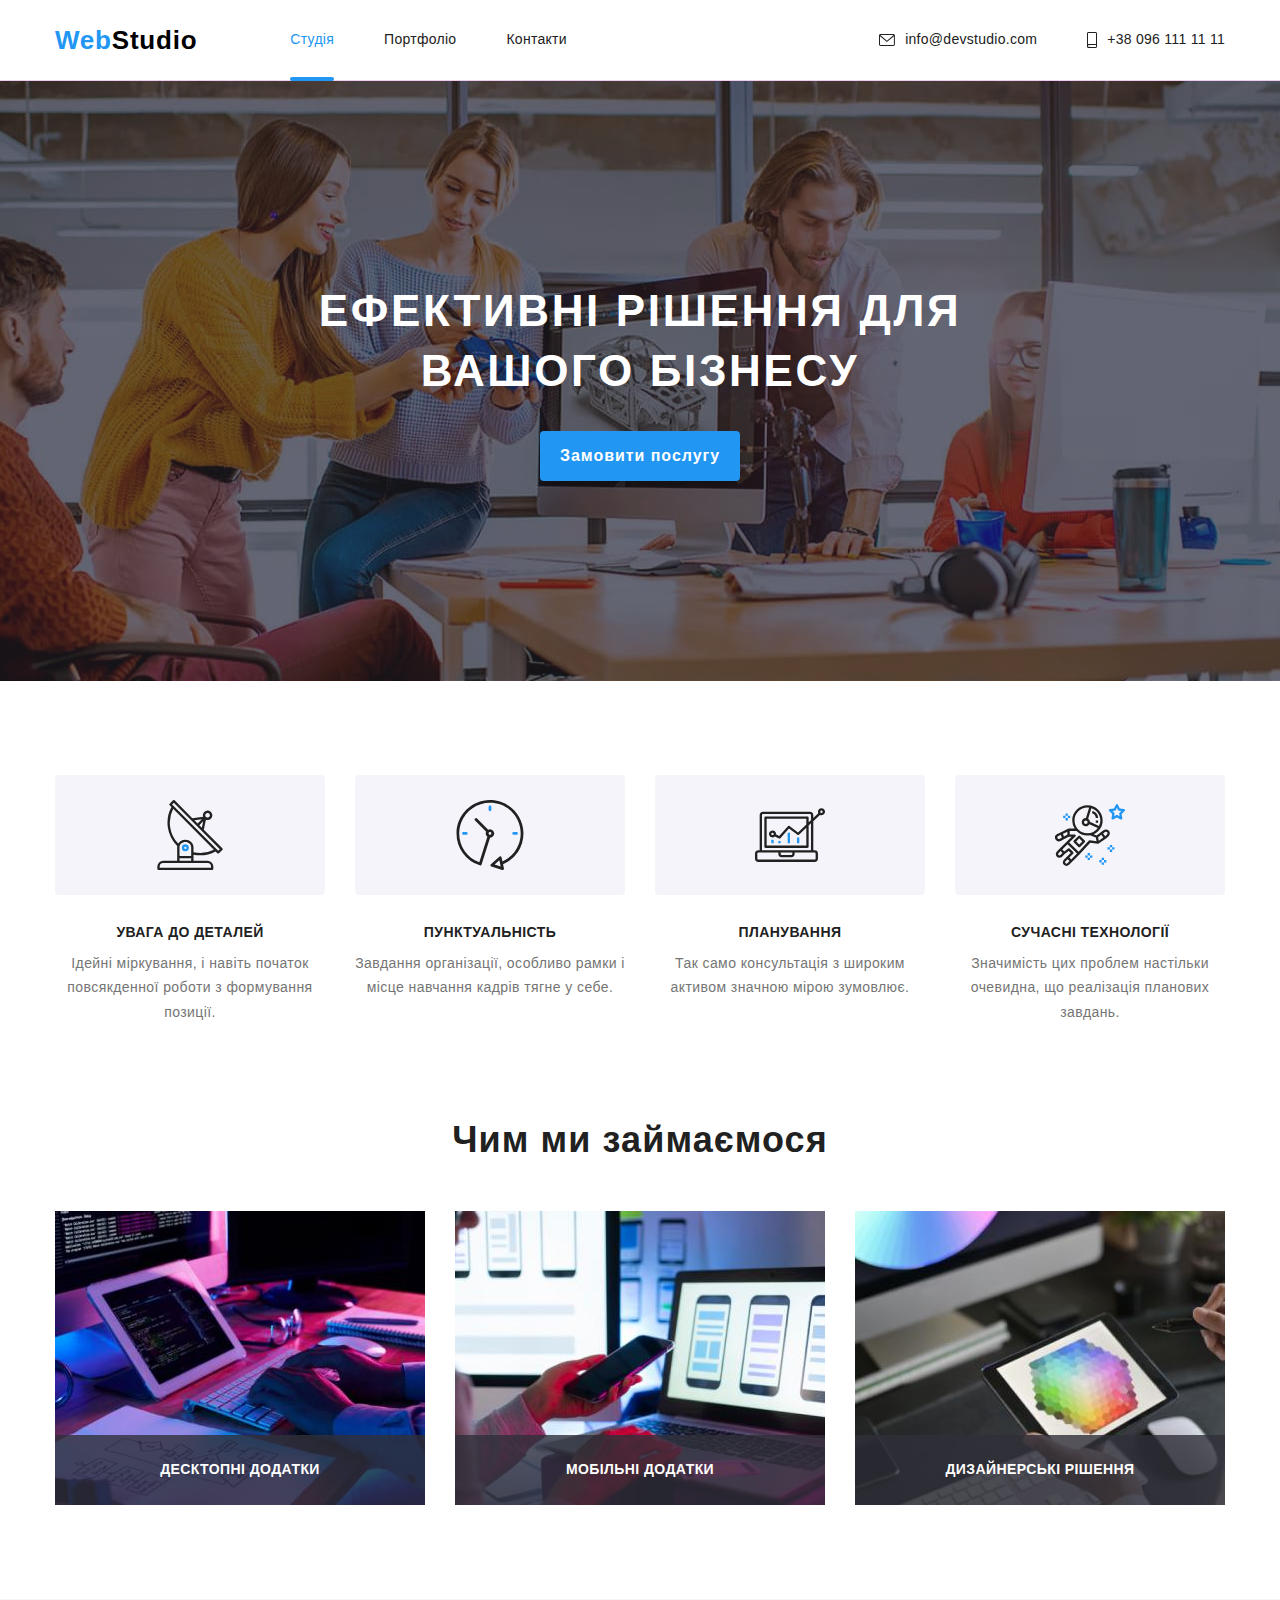
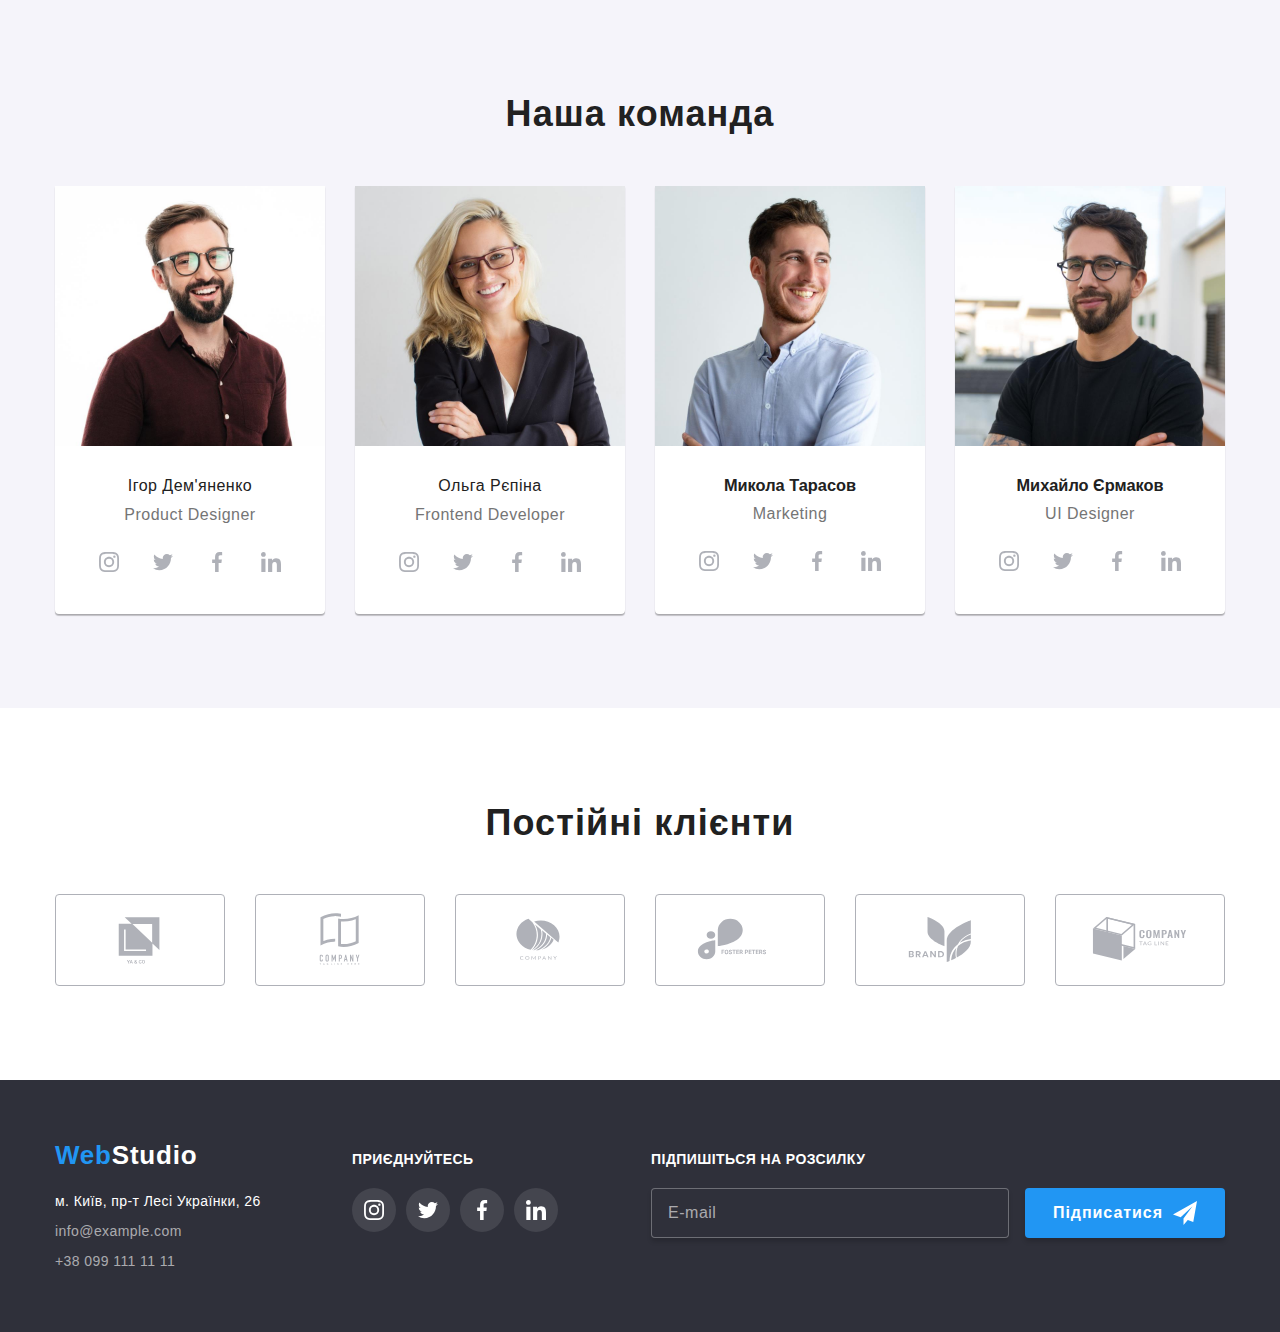
<file: index.html>
<!DOCTYPE html>
<html lang="uk">
	<head>
		<meta charset="UTF-8" />
		<meta http-equiv="X-UA-Compatible" content="IE=edge" />
		<meta name="viewport" content="width=device-width, initial-scale=1.0" />
		<link
			rel="stylesheet"
			href="https://cdnjs.cloudflare.com/ajax/libs/modern-normalize/1.1.0/modern-normalize.min.css"
		/>
		
		<link rel="stylesheet" href="./css/main.min.css" />
		<title>Студія</title>
	</head>
	<body>
		<header class="header">
			<div class="container header__container">
				<nav class="nav" lang="en">
					<a href="./index.html" class="logo logo--black">
						<span class="logo__web--accent">Web</span>Studio
					</a>
					<ul class="nav__list">
						<li class="nav__item">
							<a href="./index.html" class="nav__link nav__link--active">Студія</a>
						</li>
						<li class="nav__item">
							<a href="./portfolio.html" class="nav__link">Портфоліо</a>
						</li>
						<li class="nav__item"><a href="#" class="nav__link">Контакти</a></li>
					</ul>
				</nav>
				<ul class="contacts__list">
					<li class="contacts__item">
						<a href="mailto:info@devstudio.com" class="contacts__link">
							<svg class="contacts__icon" width="16" height="12">
								<use href="./images/icons.svg#envelope"></use>
							</svg>
							info@devstudio.com
						</a>
					</li>
					<li class="contacts__item">
						<a href="tel:+380961111111" class="contacts__link">
							<svg class="contacts__icon" width="10px" height="16">
								<use href="./images/icons.svg#smartphone"></use>
							</svg>
							+38 096 111 11 11
						</a>
					</li>
				</ul>
			</div>
		</header>

		<main>
			<section class="hero">
				<div class="container">
					<h1 class="hero__title">
						Ефективні рішення для
						<br />
						вашого бізнесу
					</h1>
					<button type="button" class="hero__button" data-modal-open>Замовити послугу</button>
				</div>
			</section>

			<section class="section">
				<div class="container">
					<h2 class="section__title section__title--visually-hidden">Наші основні переваги</h2>
					<ul class="peculiarity_list">
						<li class="peculiarity_item">
							<div class="peculiarity_img">
								<svg class="peculiarity_icon">
									<use href="./images/icons.svg#antenna"></use>
								</svg>
							</div>
							<h3 class="peculiarity_title">увага до деталей</h3>
							<p class="peculiarity_text">
								Ідейні міркування, і навіть початок повсякденної роботи з формування позиції.
							</p>
						</li>
						<li class="peculiarity_item">
							<div class="peculiarity_img">
								<svg class="peculiarity_icon">
									<use href="./images/icons.svg#clock"></use>
								</svg>
							</div>
							<h3 class="peculiarity_title">пунктуальність</h3>
							<p class="peculiarity_text">Завдання організації, особливо рамки і місце навчання кадрів тягне у себе.</p>
						</li>
						<li class="peculiarity_item">
							<div class="peculiarity_img">
								<svg class="peculiarity_icon">
									<use href="./images/icons.svg#diagram"></use>
								</svg>
							</div>
							<h3 class="peculiarity_title">планування</h3>
							<p class="peculiarity_text">Так само консультація з широким активом значною мірою зумовлює.</p>
						</li>
						<li class="peculiarity_item">
							<div class="peculiarity_img">
								<svg class="peculiarity_icon">
									<use href="./images/icons.svg#astronaut"></use>
								</svg>
							</div>
							<h3 class="peculiarity_title">сучасні технології</h3>
							<p class="peculiarity_text">Значимість цих проблем настільки очевидна, що реалізація планових завдань.</p>
						</li>
					</ul>
				</div>
			</section>

			<section class="section section--no-padding-top">
				<div class="container">
					<h2 class="section__title">Чим ми займаємося</h2>
					<ul class="what-we-do">
						<li class="what-we-do__item">
							<img src="./images/box1.jpg" alt="набір коду на клавіатурі" width="370" />
							<h3 class="what-we-do__text">Десктопні додатки</h3>
						</li>
						<li class="what-we-do__item">
							<img src="./images/box2.jpg" alt="смартфон в руках чоловіка" width="370" />
							<h3 class="what-we-do__text">Мобільні додатки</h3>
						</li>
						<li class="what-we-do__item">
							<img src="./images/box3.jpg" alt="планшет в жіночих руках" width="370" />
							<h3 class="what-we-do__text">Дизайнерські рішення</h3>
						</li>
					</ul>
				</div>
			</section>

			<section class="section section--background">
				<div class="container">
					<h2 class="section__title">Наша команда</h2>
					<ul class="our-team">
						<li class="our-team__item">
							<img src="./images/img-3.jpg" alt="чоловік в коричневій сорочці" width="270" />
							<div class="our-team__box">
								<h3 class="our-team__title">Ігор Дем'яненко</h3>
								<p lang="en" class="our-team__text">Product Designer</p>
								<ul class="socials">
									<li class="socials__item">
										<a href="#" class="socials__link">
											<svg class="socials__icon">
												<use href="./images/icons.svg#instagram"></use>
											</svg>
										</a>
									</li>
									<li class="socials__item">
										<a href="#" class="socials__link">
											<svg class="socials__icon">
												<use href="./images/icons.svg#twitter"></use>
											</svg>
										</a>
									</li>
									<li class="socials__item">
										<a href="#" class="socials__link">
											<svg class="socials__icon">
												<use href="./images/icons.svg#facebook"></use>
											</svg>
										</a>
									</li>
									<li class="socials__item">
										<a href="#" class="socials__link">
											<svg class="socials__icon">
												<use href="./images/icons.svg#linkedin"></use>
											</svg>
										</a>
									</li>
								</ul>
							</div>
						</li>
						<li class="our-team__item">
							<img src="./images/img-2.jpg" alt="жінка в костюмі" width="270" />
							<div class="our-team__box">
								<h3 class="our-team__title">Ольга Рєпіна</h3>
								<p lang="en" class="our-team__text">Frontend Developer</p>
								<ul class="socials">
									<li class="socials__item">
										<a href="#" class="socials__link">
											<svg class="socials__icon">
												<use href="./images/icons.svg#instagram"></use>
											</svg>
										</a>
									</li>
									<li class="socials__item">
										<a href="#" class="socials__link">
											<svg class="socials__icon">
												<use href="./images/icons.svg#twitter"></use>
											</svg>
										</a>
									</li>
									<li class="socials__item">
										<a href="#" class="socials__link">
											<svg class="socials__icon">
												<use href="./images/icons.svg#facebook"></use>
											</svg>
										</a>
									</li>
									<li class="socials__item">
										<a href="#" class="socials__link">
											<svg class="socials__icon">
												<use href="./images/icons.svg#linkedin"></use>
											</svg>
										</a>
									</li>
								</ul>
							</div>
						</li>
						<li class="our-team__item">
							<img src="./images/img-1.jpg" alt="чоловік в білій рубашці" width="270" />
							<div class="our-team__box">
								<h3 class="our-team__member">Микола Тарасов</h3>
								<p lang="en" class="our-team__text">Marketing</p>
								<ul class="socials">
									<li class="socials__item">
										<a href="#" class="socials__link">
											<svg class="socials__icon">
												<use href="./images/icons.svg#instagram"></use>
											</svg>
										</a>
									</li>
									<li class="socials__item">
										<a href="#" class="socials__link">
											<svg class="socials__icon">
												<use href="./images/icons.svg#twitter"></use>
											</svg>
										</a>
									</li>
									<li class="socials__item">
										<a href="#" class="socials__link">
											<svg class="socials__icon">
												<use href="./images/icons.svg#facebook"></use>
											</svg>
										</a>
									</li>
									<li class="socials__item">
										<a href="#" class="socials__link">
											<svg class="socials__icon">
												<use href="./images/icons.svg#linkedin"></use>
											</svg>
										</a>
									</li>
								</ul>
							</div>
						</li>
						<li class="our-team__item">
							<img src="./images/img.jpg" alt="чоловік в чорній футболці" width="270" />
							<div class="our-team__box">
								<h3 class="our-team__member">Михайло Єрмаков</h3>
								<p lang="en" class="our-team__text">UI Designer</p>
								<ul class="socials">
									<li class="socials__item">
										<a href="#" class="socials__link">
											<svg class="socials__icon">
												<use href="./images/icons.svg#instagram"></use>
											</svg>
										</a>
									</li>
									<li class="socials__item">
										<a href="#" class="socials__link">
											<svg class="socials__icon">
												<use href="./images/icons.svg#twitter"></use>
											</svg>
										</a>
									</li>
									<li class="socials__item">
										<a href="#" class="socials__link">
											<svg class="socials__icon">
												<use href="./images/icons.svg#facebook"></use>
											</svg>
										</a>
									</li>
									<li class="socials__item">
										<a href="#" class="socials__link">
											<svg class="socials__icon">
												<use href="./images/icons.svg#linkedin"></use>
											</svg>
										</a>
									</li>
								</ul>
							</div>
						</li>
					</ul>
				</div>
			</section>
			<section class="section">
				<div class="container">
					<h2 class="section__title">Постійні клієнти</h2>
					<ul class="regular-customers">
						<li class="regular-customers__item">
							<a href="#" class="regular-customers__link">
								<svg class="regular-customers__icon">
									<use href="./images/icons.svg#client-one"></use>
								</svg>
							</a>
						</li>
						<li class="regular-customers__item">
							<a href="#" class="regular-customers__link">
								<svg class="regular-customers__icon">
									<use href="./images/icons.svg#client-two"></use>
								</svg>
							</a>
						</li>
						<li class="regular-customers__item">
							<a href="#" class="regular-customers__link">
								<svg class="regular-customers__icon">
									<use href="./images/icons.svg#client-three"></use>
								</svg>
							</a>
						</li>
						<li class="regular-customers__item">
							<a href="#" class="regular-customers__link">
								<svg class="regular-customers__icon">
									<use href="./images/icons.svg#client-four"></use>
								</svg>
							</a>
						</li>
						<li class="regular-customers__item">
							<a href="#" class="regular-customers__link">
								<svg class="regular-customers__icon">
									<use href="./images/icons.svg#client-five"></use>
								</svg>
							</a>
						</li>
						<li class="regular-customers__item">
							<a href="#" class="regular-customers__link">
								<svg class="regular-customers__icon">
									<use href="./images/icons.svg#client-six"></use>
								</svg>
							</a>
						</li>
					</ul>
				</div>
			</section>
			<div class="backdrop is-hidden" data-modal>
				<div class="modal">
					<button class="modal__close" type="button" data-modal-close>
						<svg width="30" height="30">
							<use href="./images/icons.svg#close"></use>
						</svg>
					</button>
					<h2 class="modal__title">Залиште свої дані, ми вам передзвонимо</h2>
					<form class="form">
						<label for="name" class="form__label">Ім'я</label>
						<div class="form__field">
							<input type="text" class="form__input" name="name" id="name" />
							<svg width="12" height="12" class="form__icon">
								<use href="./images/icons.svg#man"></use>
							</svg>
						</div>
						<div class="form__field">
							<label for="tel" class="form__label">Телефон</label>
							<input type="tel" class="form__input" name="tel" id="tel" />
							<svg width="13" height="13" class="form__icon">
								<use href="./images/icons.svg#tel"></use>
							</svg>
						</div>
						<div class="form__field">
							<label for="email" class="form__label">Пошта</label>
							<input type="email" class="form__input" name="email" id="email" />
							<svg width="15" height="12" class="form__icon">
								<use href="./images/icons.svg#email"></use>
							</svg>
						</div>
						<label for="comment" class="form__label">Коментар</label>
						<textarea
							name="comment"
							class="form__textarea"
							id="comment"
							rows="6"
							placeholder="Введіть текст"
						></textarea>

						<label class="form__accept">
							<input type="checkbox" name="policy" class="form__policy" />
							<svg width="16" height="15" class="form__checkbox-icon">
								<use href="./images/icons.svg#custombox"></use>
							</svg>
							Погоджуюся з розсилкою та приймаю
							<a href="#" class="form__link" target="_blank" rel="noopener noreferrer">Умови договору</a>
						</label>
						<button type="submit" class="form__data">Відправити</button>
					</form>
				</div>
			</div>
		</main>

		<footer class="footer">
			<div class="container footer__container">
				<div class="footer__box">
					<a href="./index.html" class="logo logo--white">
						<span class="logo__web--accent">Web</span>Studio
					</a>
					<address class="address">
						<ul class="address__list">
							<li class="address__item">
								<a
									href="https://goo.gl/maps/CPtrU1FHBa2aNyZL9"
									target="_blank"
									rel="noopener noreferrer"
									class="address__link address__link--white"
								>
									м. Київ, пр-т Лесі Українки, 26
								</a>
							</li>
							<li class="address__item">
								<a href="mailto:info@example.com" class="address__link">info@example.com</a>
							</li>
							<li class="address__item">
								<a href="tel:+380991111111" class="address__link">+38 099 111 11 11</a>
							</li>
						</ul>
					</address>
				</div>
				<div class="social">
					<h3 class="social__text">приєднуйтесь</h3>
					<ul class="social__list">
						<li class="social__item">
							<a href="#" class="social__link">
								<svg class="social__icon">
									<use href="./images/icons.svg#instagram"></use>
								</svg>
							</a>
						</li>
						<li class="social__item">
							<a href="#" class="social__link">
								<svg class="social__icon">
									<use href="./images/icons.svg#twitter"></use>
								</svg>
							</a>
						</li>
						<li class="social__item">
							<a href="#" class="social__link">
								<svg class="social__icon">
									<use href="./images/icons.svg#facebook"></use>
								</svg>
							</a>
						</li>
						<li class="social__item">
							<a href="#" class="social__link">
								<svg class="social__icon">
									<use href="./images/icons.svg#linkedin"></use>
								</svg>
							</a>
						</li>
					</ul>
				</div>
				<form>
					<label for="subscribe" class="footer__title">Підпишіться на розсилку</label>
					<input type="email" name="subscribe" id="subscribe" class="footer__input" placeholder="E-mail" />
					<button type="submit" class="footer__request">
						Підписатися
						<svg width="24" height="24" class="footer__icon">
							<use href="./images/icons.svg#send"></use>
						</svg>
					</button>
				</form>
			</div>
		</footer>
		<script src="./js/modal.js"></script>
		<script>
			(() => {
				document.querySelector(".js-speaker-form").addEventListener("submit", e => {
					e.preventDefault();

					new FormData(e.currentTarget).forEach((value, name) => console.log(`${name}: ${value}`));

					e.currentTarget.reset();
				});
			})();
		</script>
	</body>
</html>
</file>
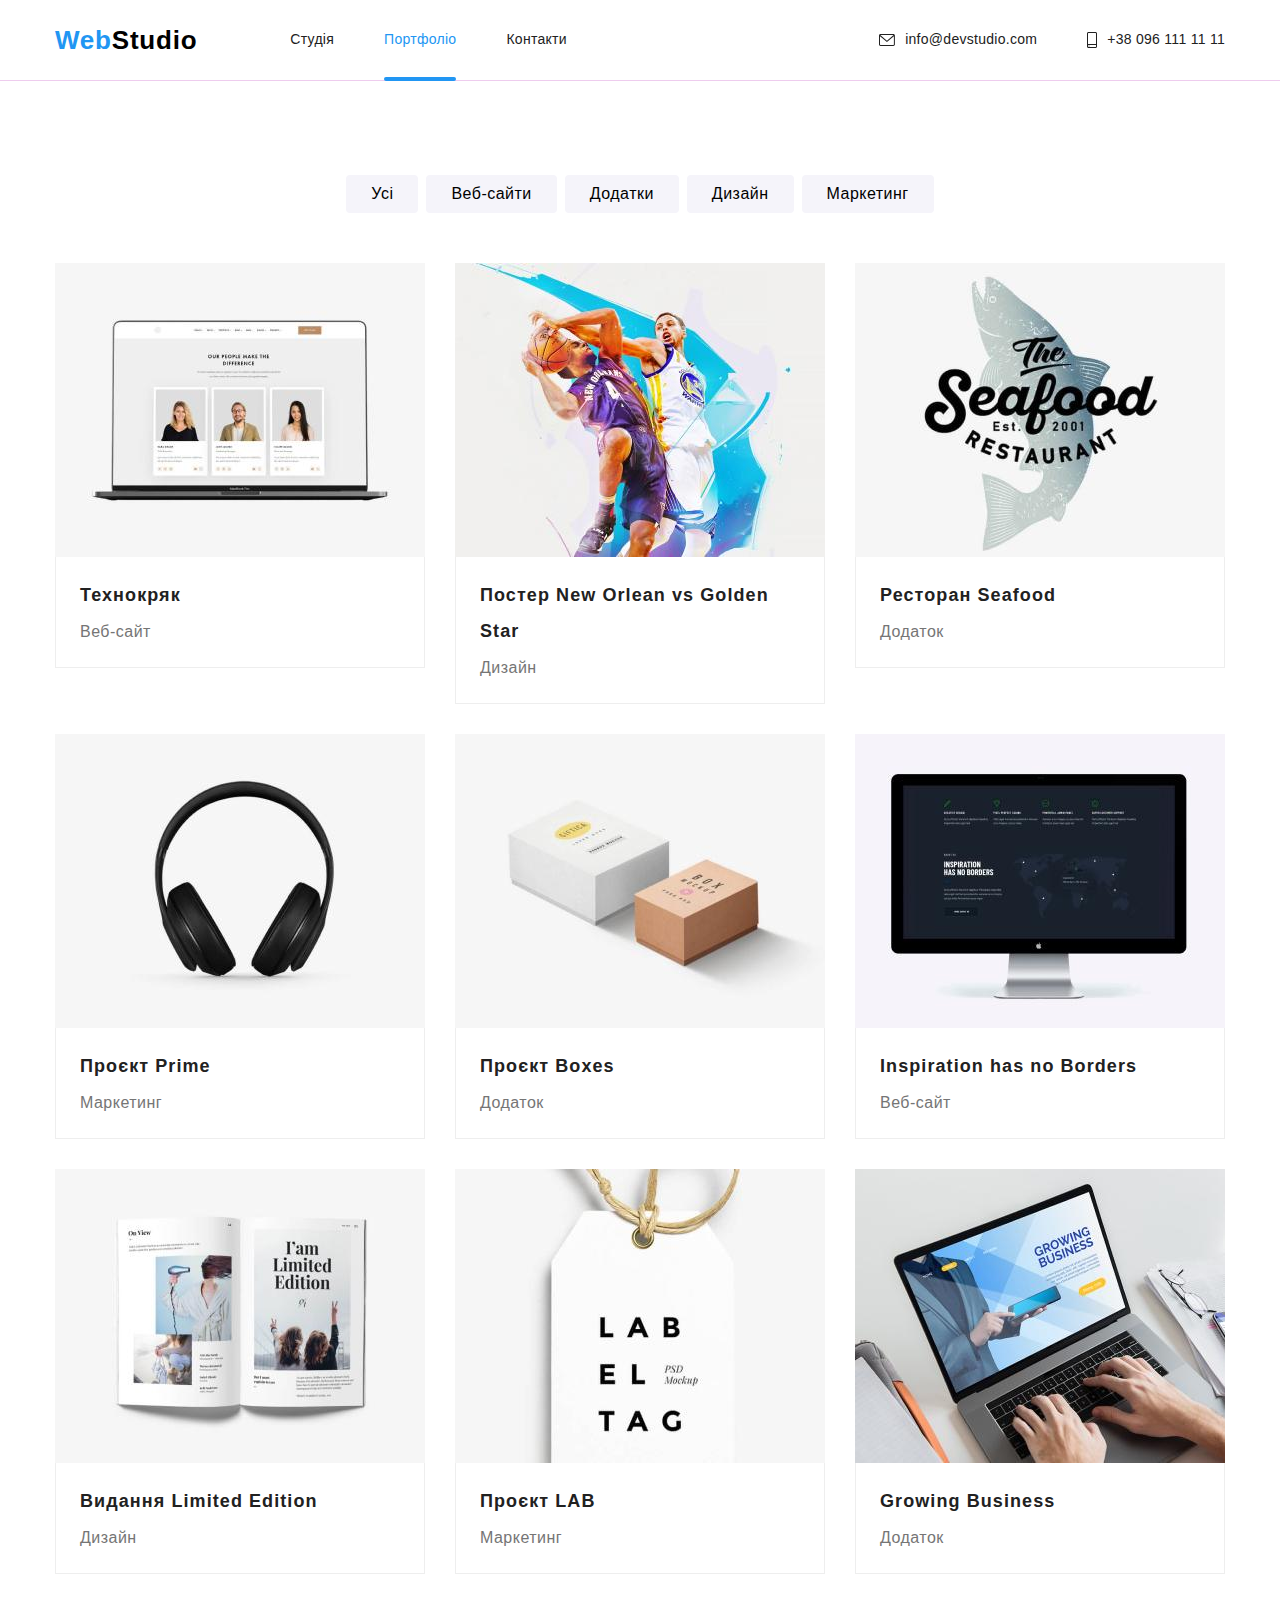
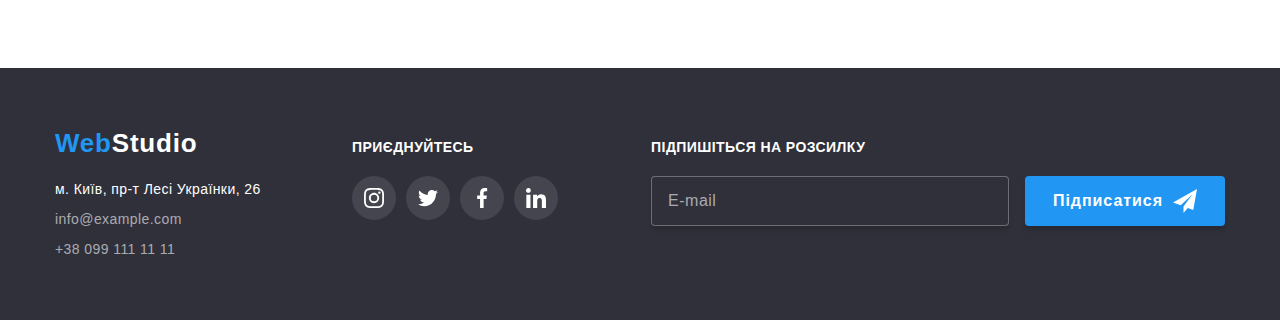
<file: portfolio.html>
<!DOCTYPE html>
<html lang="uk">
	<head>
		<meta charset="UTF-8" />
		<meta http-equiv="X-UA-Compatible" content="IE=edge" />
		<meta name="viewport" content="width=device-width, initial-scale=1.0" />
		<link
			rel="stylesheet"
			href="https://cdnjs.cloudflare.com/ajax/libs/modern-normalize/1.1.0/modern-normalize.min.css"
		/>
		<link rel="stylesheet" href="./css/main.min.css" />
		<title>Портфоліо</title>
	</head>
	<body>
		<header class="header">
			<div class="container header__container">
				<nav class="nav" lang="en">
					<a href="./index.html" class="logo logo--black">
						<span class="logo__web--accent">Web</span>Studio
					</a>
					<ul class="nav__list">
						<li class="nav__item">
							<a href="./index.html" class="nav__link">Студія</a>
						</li>
						<li class="nav__item">
							<a href="./portfolio.html" class="nav__link nav__link--active">Портфоліо</a>
						</li>
						<li class="nav__item"><a href="#" class="nav__link">Контакти</a></li>
					</ul>
				</nav>
				<ul class="contacts__list">
					<li class="contacts__item">
						<a href="mailto:info@devstudio.com" class="contacts__link">
							<svg class="contacts__icon" width="16" height="12">
								<use href="./images/icons.svg#envelope"></use>
							</svg>
							info@devstudio.com
						</a>
					</li>
					<li class="contacts__item">
						<a href="tel:+380961111111" class="contacts__link">
							<svg class="contacts__icon" width="10px" height="16">
								<use href="./images/icons.svg#smartphone"></use>
							</svg>
							+38 096 111 11 11
						</a>
					</li>
				</ul>
			</div>
		</header>

		<main>
			<section class="portfolio">
				<div class="container">
					<h1 class="portfolio__title portfolio__title--visually-hidden">portfolio</h1>
					<ul class="portfolio__list">
						<li class="portfolio__item">
							<button type="button" class="portfolio__button">Усі</button>
						</li>
						<li class="portfolio__item">
							<button type="button" class="portfolio__button">Веб-сайти</button>
						</li>
						<li class="portfolio__item">
							<button type="button" class="portfolio__button">Додатки</button>
						</li>
						<li class="portfolio__item">
							<button type="button" class="portfolio__button">Дизайн</button>
						</li>
						<li class="portfolio__item">
							<button type="button" class="portfolio__button">Маркетинг</button>
						</li>
					</ul>
					<ul class="portfolio__examples">
						<li class="portfolio__sample">
							<a href="#" class="portfolio__link">
								<div class="overlay">
									<img src="./images/img11.jpg" alt="лептоп з прикладом веб-сайта" width="370" />
									<p class="overlay__text">
										Ресурс пропонує комплексні пропозиції з різним рівнем функціоналу та сервісів. Все це дозволить
										відвідувачу отримати вичерпні відомості про компанію чи приватну особу.
									</p>
								</div>

								<div class="description">
									<h2 class="description__title">Технокряк</h2>
									<p class="description__text">Веб-сайт</p>
								</div>
							</a>
						</li>
						<li class="portfolio__sample">
							<a href="#" class="portfolio__link">
								<div class="overlay">
									<img src="./images/img12.jpg" alt="два баскетболіста" width="370" />
									<p class="overlay__text">
										Ресурс пропонує комплексні пропозиції з різним рівнем функціоналу та сервісів. Все це дозволить
										відвідувачу отримати вичерпні відомості про компанію чи приватну особу.
									</p>
								</div>
								<div class="description">
									<h2 class="description__title">Постер New Orlean vs Golden Star</h2>
									<p class="description__text">Дизайн</p>
								</div>
							</a>
						</li>
						<li class="portfolio__sample">
							<a href="#" class="portfolio__link">
								<div class="overlay">
									<img src="./images/img13.jpg" alt="риба як фон до назви ресторану" width="370" />
									<p class="overlay__text">
										Ресурс пропонує комплексні пропозиції з різним рівнем функціоналу та сервісів. Все це дозволить
										відвідувачу отримати вичерпні відомості про компанію чи приватну особу.
									</p>
								</div>
								<div class="description">
									<h2 class="description__title">Ресторан Seafood</h2>
									<p class="description__text">Додаток</p>
								</div>
							</a>
						</li>
						<li class="portfolio__sample">
							<a href="#" class="portfolio__link">
								<div class="overlay">
									<img src="./images/img14.jpg" alt="чорні навушники" width="370" />
									<p class="overlay__text">
										Ресурс пропонує комплексні пропозиції з різним рівнем функціоналу та сервісів. Все це дозволить
										відвідувачу отримати вичерпні відомості про компанію чи приватну особу.
									</p>
								</div>
								<div class="description">
									<h2 class="description__title">Проєкт Prime</h2>
									<p class="description__text">Маркетинг</p>
								</div>
							</a>
						</li>
						<li class="portfolio__sample">
							<a href="#" class="portfolio__link">
								<div class="overlay">
									<img src="./images/img15.jpg" alt="дві коробки" width="370" />
									<p class="overlay__text">
										Ресурс пропонує комплексні пропозиції з різним рівнем функціоналу та сервісів. Все це дозволить
										відвідувачу отримати вичерпні відомості про компанію чи приватну особу.
									</p>
								</div>
								<div class="description">
									<h2 class="description__title">Проєкт Boxes</h2>
									<p class="description__text">Додаток</p>
								</div>
							</a>
						</li>
						<li class="portfolio__sample">
							<a href="#" class="portfolio__link">
								<div class="overlay">
									<img src="./images/img16.jpg" alt="мапа світу" width="370" />
									<p class="overlay__text">
										Ресурс пропонує комплексні пропозиції з різним рівнем функціоналу та сервісів. Все це дозволить
										відвідувачу отримати вичерпні відомості про компанію чи приватну особу.
									</p>
								</div>
								<div class="description">
									<h2 class="description__title" lang="en">Inspiration has no Borders</h2>
									<p class="description__text">Веб-сайт</p>
								</div>
							</a>
						</li>
						<li class="portfolio__sample">
							<a href="#" class="portfolio__link">
								<div class="overlay">
									<img src="./images/img17.jpg" alt="відкрита книга" width="370" />
									<p class="overlay__text">
										Ресурс пропонує комплексні пропозиції з різним рівнем функціоналу та сервісів. Все це дозволить
										відвідувачу отримати вичерпні відомості про компанію чи приватну особу.
									</p>
								</div>
								<div class="description">
									<h2 class="description__title">Видання Limited Edition</h2>
									<p class="description__text">Дизайн</p>
								</div>
							</a>
						</li>
						<li class="portfolio__sample">
							<a href="#" class="portfolio__link">
								<div class="overlay">
									<img src="./images/img18.jpg" alt="бірка висить на нитці" width="370" />
									<p class="overlay__text">
										Ресурс пропонує комплексні пропозиції з різним рівнем функціоналу та сервісів. Все це дозволить
										відвідувачу отримати вичерпні відомості про компанію чи приватну особу.
									</p>
								</div>
								<div class="description">
									<h2 class="description__title">Проєкт LAB</h2>
									<p class="description__text">Маркетинг</p>
								</div>
							</a>
						</li>
						<li class="portfolio__sample">
							<a href="#" class="portfolio__link">
								<div class="overlay">
									<img src="./images/img19.jpg" alt="рука на клавіатурі ноутбука" width="370" />
									<p class="overlay__text">
										Ресурс пропонує комплексні пропозиції з різним рівнем функціоналу та сервісів. Все це дозволить
										відвідувачу отримати вичерпні відомості про компанію чи приватну особу.
									</p>
								</div>
								<div class="description">
									<h2 class="description__title" lang="en">Growing Business</h2>
									<p class="description__text">Додаток</p>
								</div>
							</a>
						</li>
					</ul>
				</div>
			</section>
		</main>

		<footer class="footer">
			<div class="container footer__container">
				<div class="footer__box">
					<a href="./index.html" class="logo logo--white">
						<span class="logo__web--accent">Web</span>Studio
					</a>
					<address class="address">
						<ul class="address__list">
							<li class="address__item">
								<a
									href="https://goo.gl/maps/CPtrU1FHBa2aNyZL9"
									target="_blank"
									rel="noopener noreferrer"
									class="address__link address__link--white"
								>
									м. Київ, пр-т Лесі Українки, 26
								</a>
							</li>
							<li class="address__item">
								<a href="mailto:info@example.com" class="address__link">info@example.com</a>
							</li>
							<li class="address__item">
								<a href="tel:+380991111111" class="address__link">+38 099 111 11 11</a>
							</li>
						</ul>
					</address>
				</div>
				<div class="social">
					<h3 class="social__text">приєднуйтесь</h3>
					<ul class="social__list">
						<li class="social__item">
							<a href="#" class="social__link">
								<svg class="social__icon">
									<use href="./images/icons.svg#instagram"></use>
								</svg>
							</a>
						</li>
						<li class="social__item">
							<a href="#" class="social__link">
								<svg class="social__icon">
									<use href="./images/icons.svg#twitter"></use>
								</svg>
							</a>
						</li>
						<li class="social__item">
							<a href="#" class="social__link">
								<svg class="social__icon">
									<use href="./images/icons.svg#facebook"></use>
								</svg>
							</a>
						</li>
						<li class="social__item">
							<a href="#" class="social__link">
								<svg class="social__icon">
									<use href="./images/icons.svg#linkedin"></use>
								</svg>
							</a>
						</li>
					</ul>
				</div>
				<form>
					<label for="subscribe" class="footer__title">Підпишіться на розсилку</label>
					<input type="email" name="subscribe" id="subscribe" class="footer__input" placeholder="E-mail" />
					<button type="submit" class="footer__request">
						Підписатися
						<svg width="24" height="24" class="footer__icon">
							<use href="./images/icons.svg#send"></use>
						</svg>
					</button>
				</form>
			</div>
		</footer>
	</body>
</html>
</file>
<file: css/main.min.css>
h1,h2,h3,p{margin-top:0;margin-bottom:0;padding-bottom:0}body{color:#212121;font-family:"Roboto",sans-serif;background-color:#fff;font-size:14px}.section{padding:94px 0;text-align:center}.section__title{margin-bottom:50px;font-size:36px;font-weight:700;line-height:1.17;letter-spacing:.03em}img{display:block;max-width:100%;height:auto}.container{width:1200px;margin:0 auto;padding:0 15px}.social__list,.address__list,.portfolio__list,.regular-customers,.our-team,.what-we-do,.peculiarity_list,.nav__list,.contacts__list{display:-webkit-box;display:-ms-flexbox;display:flex;margin:0;padding:0;list-style:none}.header{border-bottom:1px solid #ece}.header__container{display:-webkit-box;display:-ms-flexbox;display:flex;-webkit-box-align:center;-ms-flex-align:center;align-items:center}.contacts__list{margin-left:auto}.contacts__link{display:-webkit-box;display:-ms-flexbox;display:flex;-webkit-box-align:center;-ms-flex-align:center;align-items:center;text-decoration:none;color:#212121;font-size:14px;font-weight:500;line-height:1.14;letter-spacing:.02em;-webkit-transition:color 250ms cubic-bezier(0.4, 0, 0.2, 1);transition:color 250ms cubic-bezier(0.4, 0, 0.2, 1)}.contacts__link:hover,.contacts__link:focus{color:#2196f3}.contacts__item+.contacts__item{margin-left:50px}.contacts__icon{margin-right:10px;fill:currentColor}.nav{display:-webkit-box;display:-ms-flexbox;display:flex;-webkit-box-align:center;-ms-flex-align:center;align-items:center}.logo--black{padding-left:0;margin-right:93px;text-decoration:none;font-family:"Raleway",sans-serif;font-size:26px;font-weight:700;line-height:1.19;letter-spacing:.03em;color:#000}.logo__web--accent{color:#2196f3}.nav__link{text-decoration:none;color:#212121;font-size:14px;font-weight:500;line-height:1.14;letter-spacing:.02em;-webkit-transition:color 250ms cubic-bezier(0.4, 0, 0.2, 1);transition:color 250ms cubic-bezier(0.4, 0, 0.2, 1);display:block;position:relative;padding:32px 0}.nav__link:hover,.nav__link:focus,.nav__link--active{color:#2196f3}.nav__link:hover::after,.nav__link:focus::after,.nav__link--active::after{content:"";display:block;position:absolute;left:0;bottom:-1px;width:100%;height:4px;background-color:#2196f3;border-radius:2px}.nav__item:not(:last-child){margin-right:50px}.hero{margin:0 auto;padding:200px 0;text-align:center;max-width:1600px;background-color:#2f303a;color:#fff;background-image:-webkit-gradient(linear, left top, right top, from(rgba(47, 48, 58, 0.4)), to(rgba(47, 48, 58, 0.4))),url(../images/Img20.jpg);background-image:linear-gradient(to right, rgba(47, 48, 58, 0.4), rgba(47, 48, 58, 0.4)),url(../images/Img20.jpg);background-position:center;background-repeat:no-repeat;background-size:cover}.hero .hero__title{font-size:44px;font-weight:900;line-height:1.36;letter-spacing:.06em;text-transform:uppercase;text-align:center}.hero .hero__button{padding:0;margin-top:30px;border:none;border-radius:4px;min-height:50px;width:200px;color:#fff;background-color:#2196f3;border:none;border-radius:4px;font-size:16px;font-weight:700;line-height:1.875;letter-spacing:.06em;cursor:pointer;-webkit-box-shadow:0 4px 4px 0 rgba(0,0,0,.15);box-shadow:0 4px 4px 0 rgba(0,0,0,.15)}.section__title--visually-hidden{position:absolute;white-space:nowrap;width:1px;height:1px;overflow:hidden;border:0;padding:0;clip:rect(0 0 0 0);-webkit-clip-path:inset(50%);clip-path:inset(50%);margin:-1px}.peculiarity_item{width:25%}.peculiarity_item:not(:last-child){margin-right:30px}.peculiarity_img{margin-bottom:30px;margin-right:0;display:-webkit-box;display:-ms-flexbox;display:flex;-webkit-box-align:center;-ms-flex-align:center;align-items:center;-webkit-box-pack:center;-ms-flex-pack:center;justify-content:center;max-width:270px;height:120px;border-radius:4px;background-color:#f5f4fa}.peculiarity_icon{display:block;width:70px;height:70px}.peculiarity_title{margin-bottom:10px;font-size:14px;font-weight:700;line-height:1.14;letter-spacing:.03em;text-transform:uppercase}.peculiarity_text{color:#757575;font-size:14px;font-weight:400;line-height:1.78;letter-spacing:.03em}.section--no-padding-top{padding-top:0}.what-we-do__item{position:relative}.what-we-do__item:not(:last-child){margin-right:30px}.what-we-do__text{position:absolute;bottom:0;display:-webkit-box;display:-ms-flexbox;display:flex;-webkit-box-align:center;-ms-flex-align:center;align-items:center;-webkit-box-pack:center;-ms-flex-pack:center;justify-content:center;height:70px;width:100%;font-size:14px;font-weight:700;line-height:1.14;letter-spacing:.03em;text-transform:uppercase;color:#fff;background-color:rgba(47,48,58,.8)}.section--background{background-color:#f5f4fa}.our-team__item{border-bottom-left-radius:4px;border-bottom-right-radius:4px;-webkit-box-shadow:0 2px 1px 0 rgba(0,0,0,.2),0 1px 1px 0 rgba(0,0,0,.14);box-shadow:0 2px 1px 0 rgba(0,0,0,.2),0 1px 1px 0 rgba(0,0,0,.14);background-color:#fff}.our-team__item:not(:last-child){margin-right:30px}.our-team__box{padding:30px 0}.our-team__title{font-size:16px;font-weight:500;line-height:1.19;letter-spacing:.03em}.our-team__text{margin-top:10px;margin-bottom:16px;font-size:16px;font-weight:400;line-height:1.19;letter-spacing:.03em;color:#757575}.socials{padding:0;margin:0;display:-webkit-box;display:-ms-flexbox;display:flex;-webkit-box-pack:center;-ms-flex-pack:center;justify-content:center;list-style:none}.socials__item:not(:last-child){margin-right:10px}.socials__icon{width:20px;height:20px}.socials__link{display:-webkit-box;display:-ms-flexbox;display:flex;-webkit-box-pack:center;-ms-flex-pack:center;justify-content:center;-webkit-box-align:center;-ms-flex-align:center;align-items:center;width:44px;height:44px;border-radius:50%;fill:#afb1b8;-webkit-transition:background-color 250ms cubic-bezier(0.4, 0, 0.2, 1),fill 250ms cubic-bezier(0.4, 0, 0.2, 1);transition:background-color 250ms cubic-bezier(0.4, 0, 0.2, 1),fill 250ms cubic-bezier(0.4, 0, 0.2, 1)}.socials__link:hover,.socials__link:focus{background-color:#2196f3;fill:#fff}.regular-customers__link{display:-webkit-box;display:-ms-flexbox;display:flex;-webkit-box-align:center;-ms-flex-align:center;align-items:center;-webkit-box-pack:center;-ms-flex-pack:center;justify-content:center;width:170px;height:92px;fill:#afb1b8;border-radius:4px;border:1px solid #afb1b8;cursor:pointer;-webkit-transition:fill 250ms cubic-bezier(0.4, 0, 0.2, 1),border-color 250ms cubic-bezier(0.4, 0, 0.2, 1);transition:fill 250ms cubic-bezier(0.4, 0, 0.2, 1),border-color 250ms cubic-bezier(0.4, 0, 0.2, 1)}.regular-customers__link:hover,.regular-customers__link:focus{fill:#2196f3;border-color:#2196f3}.regular-customers__icon{width:106px;height:60px}.regular-customers__item:not(:last-child){margin-right:30px}.portfolio{padding:94px 0}.portfolio .portfolio__title--visually-hidden{position:absolute;white-space:nowrap;width:1px;height:1px;overflow:hidden;border:0;padding:0;clip:rect(0 0 0 0);-webkit-clip-path:inset(50%);clip-path:inset(50%);margin:-1px}.portfolio__list{-webkit-box-pack:center;-ms-flex-pack:center;justify-content:center;margin-bottom:50px}.portfolio__button{margin-top:0;padding:6px 22px;background-color:#f5f4fa;border:none;border-radius:4px;cursor:pointer;font-size:16px;font-weight:500;line-height:1.625;letter-spacing:.03em;-webkit-transition:background-color 250ms cubic-bezier(0.4, 0, 0.2, 1),color 250ms cubic-bezier(0.4, 0, 0.2, 1),-webkit-box-shadow 250ms cubic-bezier(0.4, 0, 0.2, 1);transition:background-color 250ms cubic-bezier(0.4, 0, 0.2, 1),color 250ms cubic-bezier(0.4, 0, 0.2, 1),-webkit-box-shadow 250ms cubic-bezier(0.4, 0, 0.2, 1);transition:background-color 250ms cubic-bezier(0.4, 0, 0.2, 1),color 250ms cubic-bezier(0.4, 0, 0.2, 1),box-shadow 250ms cubic-bezier(0.4, 0, 0.2, 1);transition:background-color 250ms cubic-bezier(0.4, 0, 0.2, 1),color 250ms cubic-bezier(0.4, 0, 0.2, 1),box-shadow 250ms cubic-bezier(0.4, 0, 0.2, 1),-webkit-box-shadow 250ms cubic-bezier(0.4, 0, 0.2, 1)}.portfolio__button:first-child{padding:6px 25px}.portfolio__button:hover{background-color:#2196f3;color:#fff;-webkit-box-shadow:0 2px 2px 0 rgba(0,0,0,.12),0 1px 2px 0 rgba(0,0,0,.08),0 3px 1px 0 rgba(0,0,0,.1);box-shadow:0 2px 2px 0 rgba(0,0,0,.12),0 1px 2px 0 rgba(0,0,0,.08),0 3px 1px 0 rgba(0,0,0,.1)}.portfolio__button:focus{background-color:#2196f3;color:#fff;-webkit-box-shadow:0 2px 2px 0 rgba(0,0,0,.12),0 1px 2px 0 rgba(0,0,0,.08),0 3px 1px 0 rgba(0,0,0,.1);box-shadow:0 2px 2px 0 rgba(0,0,0,.12),0 1px 2px 0 rgba(0,0,0,.08),0 3px 1px 0 rgba(0,0,0,.1)}.portfolio__examples{-ms-flex-wrap:wrap;flex-wrap:wrap;display:-webkit-box;display:-ms-flexbox;display:flex;margin:0;padding:0;list-style:none}.portfolio__link{display:block;width:370px;text-decoration:none;-webkit-transition:-webkit-box-shadow 250ms cubic-bezier(0.4, 0, 0.2, 1);transition:-webkit-box-shadow 250ms cubic-bezier(0.4, 0, 0.2, 1);transition:box-shadow 250ms cubic-bezier(0.4, 0, 0.2, 1);transition:box-shadow 250ms cubic-bezier(0.4, 0, 0.2, 1), -webkit-box-shadow 250ms cubic-bezier(0.4, 0, 0.2, 1)}.portfolio__link:hover,.portfolio__link:focus{-webkit-box-shadow:1px 4px 6px 0 rgba(0,0,0,.16),0 4px 4px 0 rgba(0,0,0,.06),0 1px 1px 0 rgba(0,0,0,.12);box-shadow:1px 4px 6px 0 rgba(0,0,0,.16),0 4px 4px 0 rgba(0,0,0,.06),0 1px 1px 0 rgba(0,0,0,.12)}.portfolio__item:not(:last-child){margin-right:8px;text-align:center}.overlay{position:relative;display:block;overflow:hidden}.overlay__text{position:absolute;left:0;bottom:0;display:-webkit-box;display:-ms-flexbox;display:flex;-webkit-box-align:center;-ms-flex-align:center;align-items:center;padding:0 24px;width:370px;height:294px;font-size:18px;font-weight:400;line-height:1.55;letter-spacing:.03em;color:#fff;background-color:#2196f3;opacity:.9;-webkit-transform:translateY(100%);transform:translateY(100%);-webkit-transition:-webkit-transform 250ms cubic-bezier(0.4, 0, 0.2, 1);transition:-webkit-transform 250ms cubic-bezier(0.4, 0, 0.2, 1);transition:transform 250ms cubic-bezier(0.4, 0, 0.2, 1);transition:transform 250ms cubic-bezier(0.4, 0, 0.2, 1), -webkit-transform 250ms cubic-bezier(0.4, 0, 0.2, 1)}.portfolio__link:hover .overlay__text,.portfolio__link:focus .overlay__text{-webkit-transform:translateY(0);transform:translateY(0)}.portfolio__sample{margin:0 30px 30px 0}.portfolio__sample:nth-of-type(3n){margin-right:0}.portfolio__sample:nth-last-of-type(-n+3){margin-bottom:0}.description{padding:20px 24px;border-bottom:1px solid #eee;border-left:1px solid #eee;border-right:1px solid #eee}.description__title{margin-bottom:4px;font-size:18px;font-weight:700;line-height:2;letter-spacing:.06em;color:#212121}.description__text{font-size:16px;font-weight:400;line-height:1.875;letter-spacing:.03em;color:#757575}.footer{padding-top:60px;padding-bottom:60px;background-color:#2f303a;color:#fff}.footer__container{display:-webkit-box;display:-ms-flexbox;display:flex;-webkit-box-align:baseline;-ms-flex-align:baseline;align-items:baseline}.footer__box{-webkit-box-flex:1;-ms-flex-positive:1;flex-grow:1;margin-right:70px}.footer__title{display:block;margin-bottom:20px;font-size:14px;font-weight:700;line-height:1.14;letter-spacing:.03em;text-transform:uppercase;color:#fff}.footer__input{padding-left:16px;width:358px;height:50px;border-radius:4px;border:1px solid rgba(255,255,255,.3);-webkit-box-shadow:0 4px 4px 0 rgba(0,0,0,.15);box-shadow:0 4px 4px 0 rgba(0,0,0,.15);background-color:#2f303a}.footer__input::-webkit-input-placeholder{font-size:16px;font-weight:400;line-height:1.25;letter-spacing:.03em;color:rgba(255,255,255,.6)}.footer__input::-moz-placeholder{font-size:16px;font-weight:400;line-height:1.25;letter-spacing:.03em;color:rgba(255,255,255,.6)}.footer__input:-ms-input-placeholder{font-size:16px;font-weight:400;line-height:1.25;letter-spacing:.03em;color:rgba(255,255,255,.6)}.footer__input::-ms-input-placeholder{font-size:16px;font-weight:400;line-height:1.25;letter-spacing:.03em;color:rgba(255,255,255,.6)}.footer__input::placeholder{font-size:16px;font-weight:400;line-height:1.25;letter-spacing:.03em;color:rgba(255,255,255,.6)}.footer__request{display:-webkit-inline-box;display:-ms-inline-flexbox;display:inline-flex;-webkit-box-align:center;-ms-flex-align:center;align-items:center;-webkit-box-pack:center;-ms-flex-pack:center;justify-content:center;margin-left:12px;width:200px;height:50px;border:none;border-radius:4px;-webkit-box-shadow:0 4px 4px 0 rgba(0,0,0,.15);box-shadow:0 4px 4px 0 rgba(0,0,0,.15);cursor:pointer;font-size:16px;font-weight:700;line-height:1.875;letter-spacing:.06em;color:#fff;background-color:#2196f3}.footer__icon{margin-left:10px;cursor:pointer;fill:#fff}.logo--white{padding-left:0;text-decoration:none;font-family:"Raleway",sans-serif;font-size:26px;font-weight:700;line-height:1.19;letter-spacing:.03em;color:#fff}.address{margin-top:20px}.address__list{display:block}.address__item:not(:last-child){margin-bottom:9px}.address__link{color:rgba(255,255,255,.6);font-style:normal;text-decoration:none;font-size:14px;font-weight:400;line-height:1.5;letter-spacing:.03em;-webkit-transition:color 250ms cubic-bezier(0.4, 0, 0.2, 1);transition:color 250ms cubic-bezier(0.4, 0, 0.2, 1)}.address__link--white{color:inherit}.address__link:hover,.address__link:focus{color:#2196f3}.social{margin-right:93px}.social__text{margin-bottom:20px;text-transform:uppercase;font-size:14px;font-weight:700;line-height:1.14;letter-spacing:.03em;color:#fff}.social__list{-webkit-box-pack:center;-ms-flex-pack:center;justify-content:center}.social__link{display:-webkit-box;display:-ms-flexbox;display:flex;-webkit-box-pack:center;-ms-flex-pack:center;justify-content:center;-webkit-box-align:center;-ms-flex-align:center;align-items:center;width:44px;height:44px;border-radius:50%;background-color:rgba(255,255,255,.1);-webkit-transition:background-color 250ms cubic-bezier(0.4, 0, 0.2, 1);transition:background-color 250ms cubic-bezier(0.4, 0, 0.2, 1)}.social__link:hover,.social__link:focus{background-color:#2196f3}.social__item:not(:last-child){margin-right:10px}.social__icon{width:20px;height:20px;fill:#fff}.backdrop.is-hidden{visibility:hidden;opacity:0;pointer-events:none}.backdrop.is-hidden .modal{-webkit-transform:translate(-50%, -50%) scale(1.1);transform:translate(-50%, -50%) scale(1.1)}.modal{position:absolute;top:50%;left:50%;padding:40px;width:528px;height:581px;border-radius:4px;-webkit-box-shadow:0 2px 1px 0 rgba(0,0,0,.2),0 1px 1px 0 rgba(0,0,0,.14),0 1px 3px 0 rgba(0,0,0,.12);box-shadow:0 2px 1px 0 rgba(0,0,0,.2),0 1px 1px 0 rgba(0,0,0,.14),0 1px 3px 0 rgba(0,0,0,.12);background-color:#fff;-webkit-transform:translate(-50%, -50%) scale(1);transform:translate(-50%, -50%) scale(1);-webkit-transition:-webkit-transform 250ms cubic-bezier(0.4, 0, 0.2, 1);transition:-webkit-transform 250ms cubic-bezier(0.4, 0, 0.2, 1);transition:transform 250ms cubic-bezier(0.4, 0, 0.2, 1);transition:transform 250ms cubic-bezier(0.4, 0, 0.2, 1), -webkit-transform 250ms cubic-bezier(0.4, 0, 0.2, 1)}.modal .modal__close{position:absolute;top:8px;right:8px;display:block;cursor:pointer;border:none;background-color:rgba(0,0,0,0);fill:#000;-webkit-transition:fill 250ms cubic-bezier(0.4, 0, 0.2, 1);transition:fill 250ms cubic-bezier(0.4, 0, 0.2, 1)}.modal .modal__close:hover,.modal .modal__close:focus{fill:#2196f3}.modal .modal__title{text-align:center;margin-bottom:12px;font-size:20px;font-weight:700;line-height:1.15;letter-spacing:.03em;color:#000}.form__label{display:block;margin-bottom:4px;font-size:12px;font-weight:400;line-height:1.17;letter-spacing:.01em;color:#757575}.form__field{position:relative;margin-bottom:10px}.form__input{padding-left:42px;width:100%;height:40px;border:1px solid rgba(33,33,33,.2);border-radius:4px;cursor:pointer;-webkit-transition:border-color 250ms cubic-bezier(0.4, 0, 0.2, 1);transition:border-color 250ms cubic-bezier(0.4, 0, 0.2, 1)}.form__input:hover{border-color:#2196f3}.form__icon{position:absolute;bottom:14px;left:15px;fill:#212121;-webkit-transition:fill 250ms cubic-bezier(0.4, 0, 0.2, 1);transition:fill 250ms cubic-bezier(0.4, 0, 0.2, 1)}.form__field:hover .form__icon{fill:#2196f3}.form__field:focus-within>.form__icon{fill:#2196f3}.form__textarea{margin-bottom:20px;padding:12px 16px;resize:none;width:100%;border-radius:4px;border:1px solid rgba(33,33,33,.2);-webkit-transition:border-color 250ms cubic-bezier(0.4, 0, 0.2, 1);transition:border-color 250ms cubic-bezier(0.4, 0, 0.2, 1)}.form__textarea::-webkit-input-placeholder{font-size:12px;font-weight:400;line-height:1.17;letter-spacing:.01em;color:#757575}.form__textarea::-moz-placeholder{font-size:12px;font-weight:400;line-height:1.17;letter-spacing:.01em;color:#757575}.form__textarea:-ms-input-placeholder{font-size:12px;font-weight:400;line-height:1.17;letter-spacing:.01em;color:#757575}.form__textarea::-ms-input-placeholder{font-size:12px;font-weight:400;line-height:1.17;letter-spacing:.01em;color:#757575}.form__textarea::placeholder{font-size:12px;font-weight:400;line-height:1.17;letter-spacing:.01em;color:#757575}.form__textarea:hover{border-color:#2196f3}.form__accept{display:-webkit-box;display:-ms-flexbox;display:flex;-webkit-box-pack:center;-ms-flex-pack:center;justify-content:center;-webkit-box-align:center;-ms-flex-align:center;align-items:center;cursor:pointer;font-size:14px;font-weight:400;line-height:1.71;letter-spacing:.03em;color:#757575}.form__policy{position:absolute;margin-left:14px;margin-right:7px;-webkit-appearance:none;-moz-appearance:none;appearance:none}.form__checkbox-icon{background-origin:border-box;margin-right:7px;fill:#fff;border-radius:2px;border:2px solid #212121;-webkit-transition:background-color 250ms cubic-bezier(0.4, 0, 0.2, 1),border 250ms cubic-bezier(0.4, 0, 0.2, 1);transition:background-color 250ms cubic-bezier(0.4, 0, 0.2, 1),border 250ms cubic-bezier(0.4, 0, 0.2, 1)}.form__policy:checked+.form__checkbox-icon{border:none;background-color:#2196f3}.form__link{margin-left:4px;color:#2196f3}.form__data{display:block;margin:30px auto 0;width:200px;height:50px;border:none;border-radius:4px;-webkit-box-shadow:0 4px 4px 0 rgba(0,0,0,.15);box-shadow:0 4px 4px 0 rgba(0,0,0,.15);cursor:pointer;font-size:16px;font-weight:600;line-height:1.875;letter-spacing:.06em;background-color:#2196f3;color:#fff}/*# sourceMappingURL=main.min.css.map */
</file>
